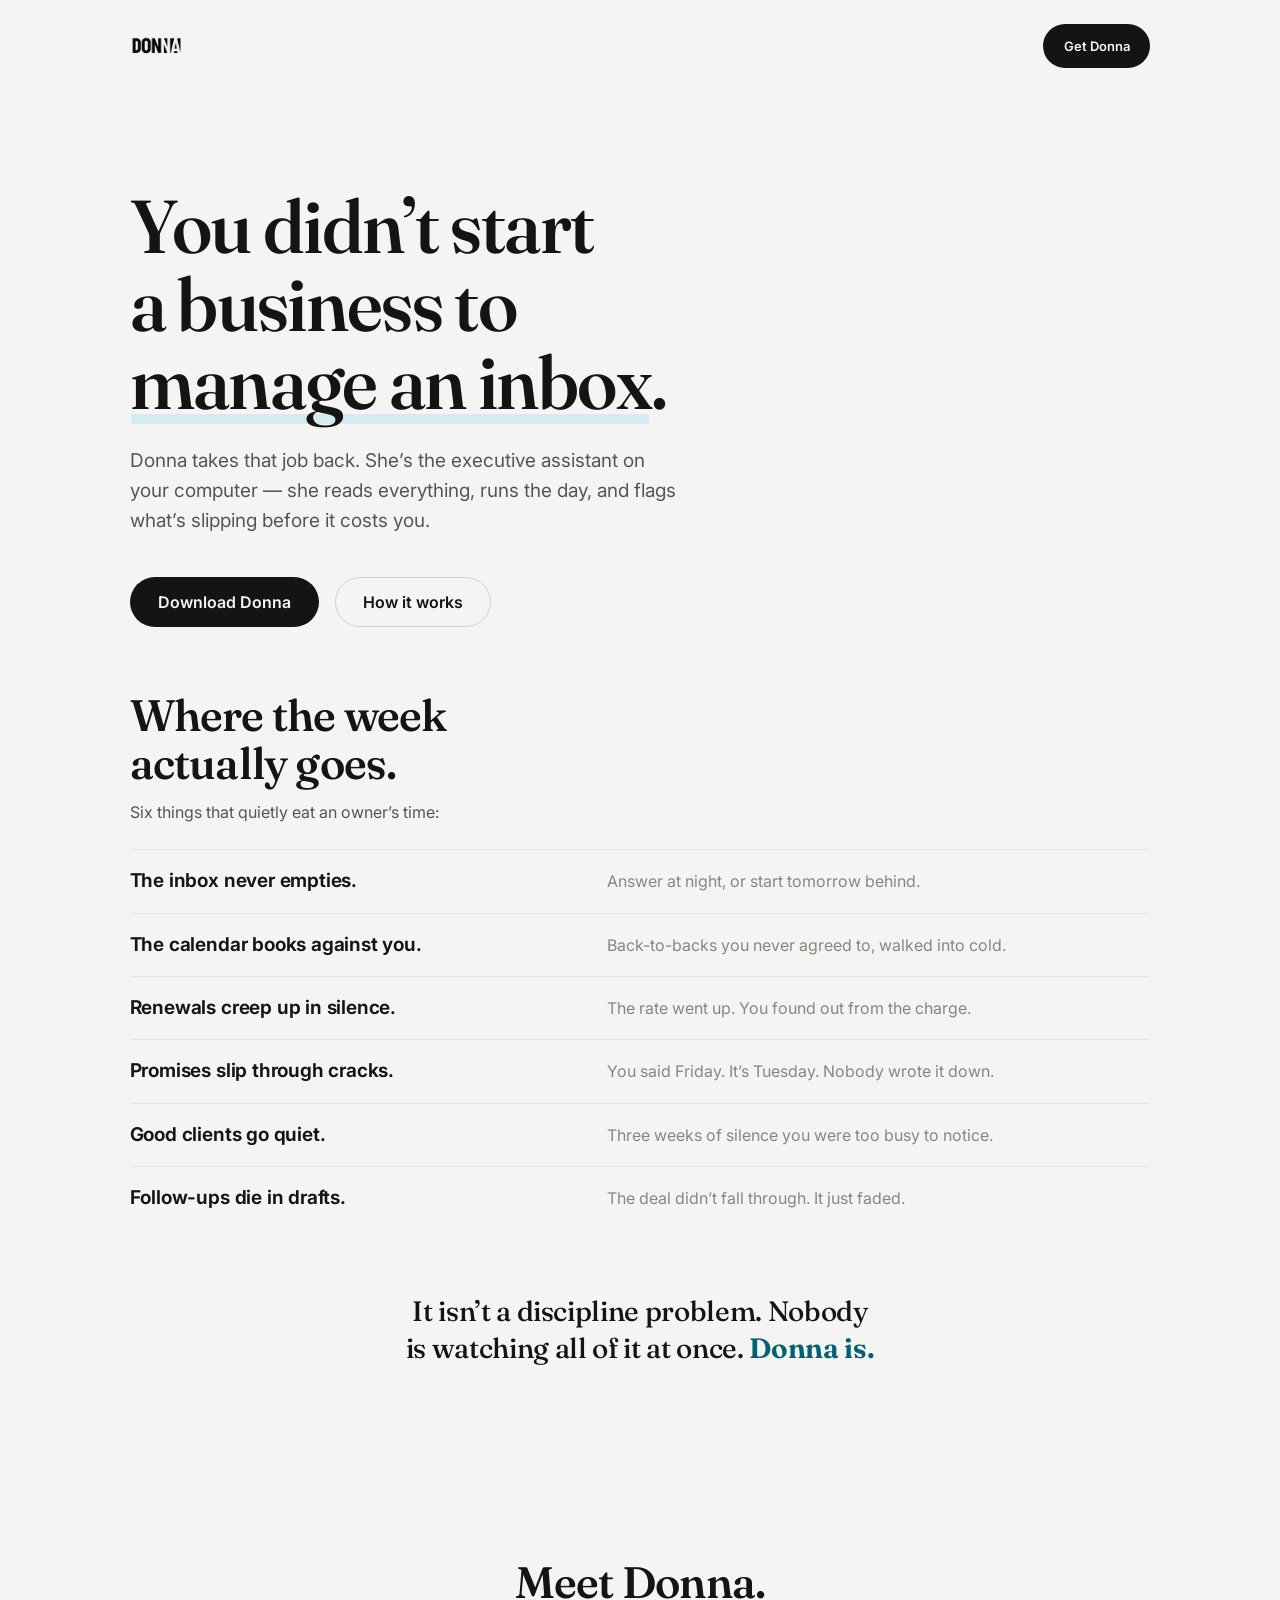
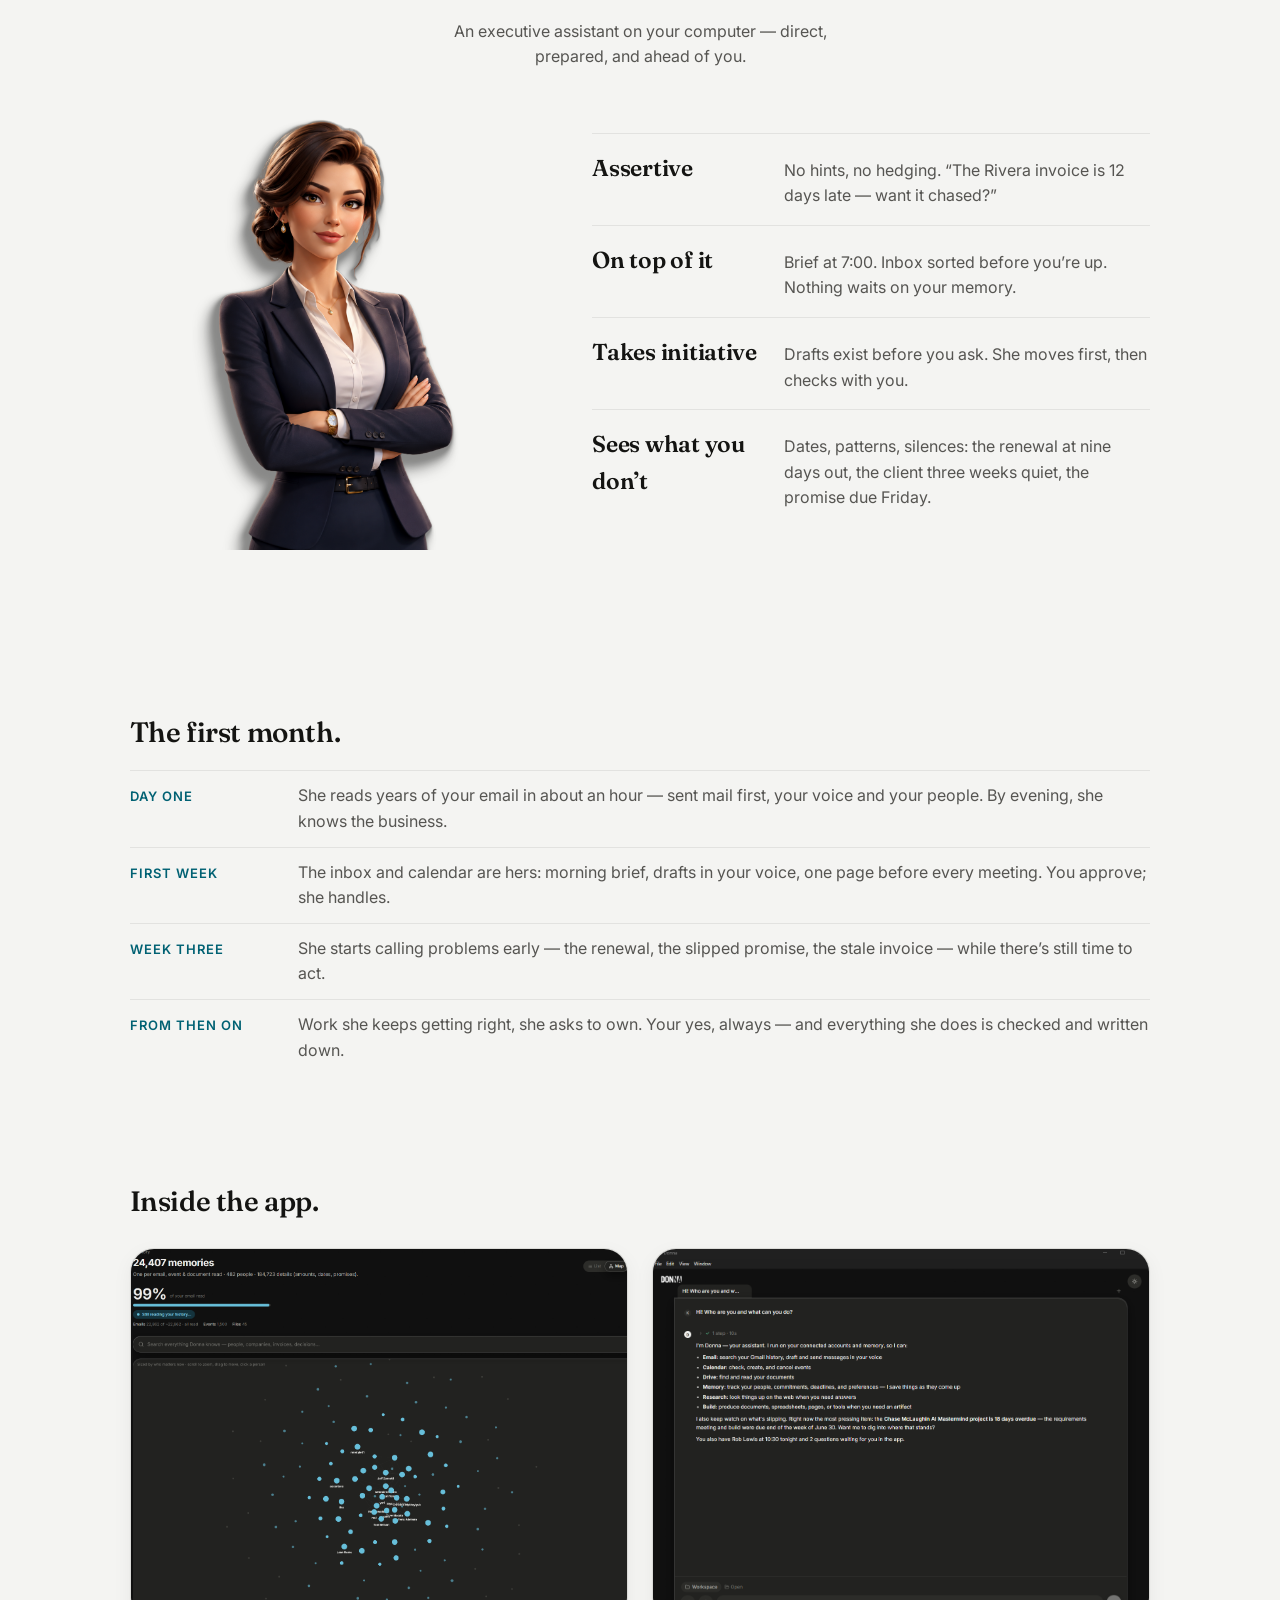
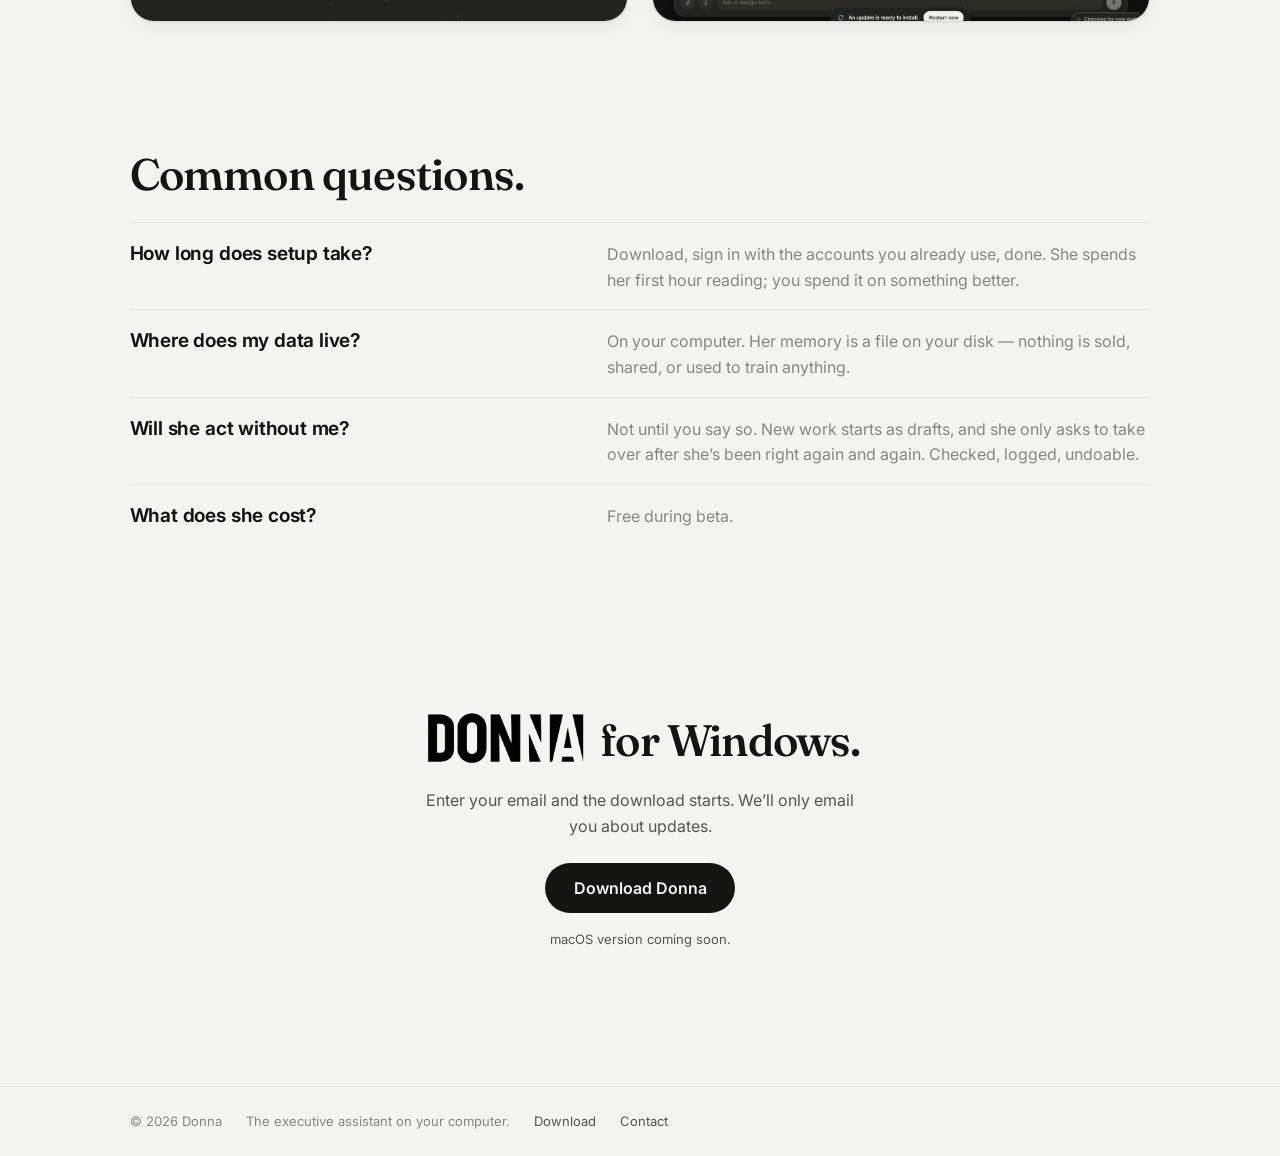
<file: index.html>
<!doctype html>
<html lang="en">
<head>
  <meta charset="UTF-8" />
  <meta name="viewport" content="width=device-width, initial-scale=1, viewport-fit=cover" />
  <title>Donna — the executive assistant on your computer</title>
  <meta name="description" content="Donna reads your email, runs your day, and flags what’s slipping before it costs you. An executive assistant on your computer, built for business owners." />
  <link rel="icon" type="image/png" href="favicon-96x96.png" sizes="96x96" />
  <link rel="icon" type="image/svg+xml" href="favicon.svg" />
  <link rel="shortcut icon" href="favicon.ico" />
  <link rel="apple-touch-icon" sizes="180x180" href="apple-touch-icon.png" />
  <link rel="manifest" href="site.webmanifest" />
  <link rel="preconnect" href="https://fonts.googleapis.com" />
  <link rel="preconnect" href="https://fonts.gstatic.com" crossorigin />
  <link href="https://fonts.googleapis.com/css2?family=Fraunces:opsz,wght@9..144,480..650&family=Inter:wght@400;550;600;700&display=swap" rel="stylesheet" />
  <link rel="stylesheet" href="styles.css" />
</head>
<body>

  <a class="skip-link" href="#main">Skip to content</a>

  <header class="nav">
    <a class="brand" href="#top">
      <img src="assets/donna-logo.png" alt="Donna" width="53" height="20" />
    </a>
    <a class="btn btn-primary" href="#access" data-open-modal>Get Donna</a>
  </header>

  <main id="main" class="wrap">

    <!-- ── Hero · direct address ────────────────────────────────────────── -->
    <section class="hero" id="top">
      <div class="hero-solo">
        <h1 class="rise" style="--i:0">You didn’t start a business to <span class="under">manage an inbox</span>.</h1>
        <p class="hero-sub rise" style="--i:1">
          Donna takes that job back. She’s the executive assistant on your
          computer — she reads everything, runs the day, and flags what’s
          slipping before it costs you.
        </p>
        <div class="hero-cta rise" style="--i:2">
          <button class="btn btn-primary btn-lg" type="button" data-open-modal>Download Donna</button>
          <a class="btn btn-ghost btn-lg" href="#problem">How it works</a>
        </div>
      </div>
    </section>

    <!-- ── The problem, in full ─────────────────────────────────────────── -->
    <section class="litany" id="problem">
      <div class="litany-head io-reveal">
        <h2>Where the week actually goes.</h2>
        <p>Six things that quietly eat an owner’s time:</p>
      </div>
      <div class="litany-row io-reveal">
        <h3>The inbox never empties.</h3>
        <p>Answer at night, or start tomorrow behind.</p>
      </div>
      <div class="litany-row io-reveal">
        <h3>The calendar books against you.</h3>
        <p>Back-to-backs you never agreed to, walked into cold.</p>
      </div>
      <div class="litany-row io-reveal">
        <h3>Renewals creep up in silence.</h3>
        <p>The rate went up. You found out from the charge.</p>
      </div>
      <div class="litany-row io-reveal">
        <h3>Promises slip through cracks.</h3>
        <p>You said Friday. It’s Tuesday. Nobody wrote it down.</p>
      </div>
      <div class="litany-row io-reveal">
        <h3>Good clients go quiet.</h3>
        <p>Three weeks of silence you were too busy to notice.</p>
      </div>
      <div class="litany-row io-reveal">
        <h3>Follow-ups die in drafts.</h3>
        <p>The deal didn’t fall through. It just faded.</p>
      </div>
      <div class="turn io-reveal">
        <p>
          It isn’t a discipline problem. Nobody is watching all of it at once.
          <strong>Donna is.</strong>
        </p>
      </div>
    </section>

    <!-- ── Meet Donna · the mechanism is her character ──────────────────── -->
    <section class="persona" id="donna">
      <div class="persona-head io-reveal">
        <h2>Meet Donna.</h2>
        <p>An executive assistant on your computer — direct, prepared, and ahead of you.</p>
      </div>
      <div class="persona-grid">
        <div class="persona-art io-reveal" aria-hidden="true">
          <img src="assets/donna.png" alt="" width="1122" height="1402" loading="lazy" />
        </div>
        <dl class="traits io-reveal">
          <div class="trait">
            <dt>Assertive</dt>
            <dd>No hints, no hedging. “The Rivera invoice is 12 days late — want it chased?”</dd>
          </div>
          <div class="trait">
            <dt>On top of it</dt>
            <dd>Brief at 7:00. Inbox sorted before you’re up. Nothing waits on your memory.</dd>
          </div>
          <div class="trait">
            <dt>Takes initiative</dt>
            <dd>Drafts exist before you ask. She moves first, then checks with you.</dd>
          </div>
          <div class="trait">
            <dt>Sees what you don’t</dt>
            <dd>Dates, patterns, silences: the renewal at nine days out, the client three weeks quiet, the promise due Friday.</dd>
          </div>
        </dl>
      </div>
    </section>

    <!-- ── The first month ──────────────────────────────────────────────── -->
    <section class="month">
      <div class="month-head io-reveal">
        <h2>The first month.</h2>
      </div>
      <div class="month-row io-reveal">
        <span class="stage-when">Day one</span>
        <p>She reads years of your email in about an hour — sent mail first, your voice and your people. By evening, she knows the business.</p>
      </div>
      <div class="month-row io-reveal">
        <span class="stage-when">First week</span>
        <p>The inbox and calendar are hers: morning brief, drafts in your voice, one page before every meeting. You approve; she handles.</p>
      </div>
      <div class="month-row io-reveal">
        <span class="stage-when">Week three</span>
        <p>She starts calling problems early — the renewal, the slipped promise, the stale invoice — while there’s still time to act.</p>
      </div>
      <div class="month-row io-reveal">
        <span class="stage-when">From then on</span>
        <p>Work she keeps getting right, she asks to own. Your yes, always — and everything she does is checked and written down.</p>
      </div>
    </section>

    <!-- ── Proof: the product itself ────────────────────────────────────── -->
    <section class="proofband">
      <div class="proofband-head io-reveal">
        <h2>Inside the app.</h2>
      </div>
      <div class="proofband-grid">
        <figure class="shot media-well media-frame io-reveal" data-screenshot="memory">
          <img src="assets/ss2.png" alt="Donna’s Memory tab: 24,407 memories, 99% of email read, and a map of the people in the business" width="1561" height="1132" loading="lazy" />
        </figure>
        <figure class="shot media-well media-frame io-reveal" data-screenshot="catch">
          <img src="assets/ss.png" alt="A chat where Donna flags a project running 18 days overdue and offers to dig in" width="1271" height="1066" loading="lazy" />
        </figure>
      </div>
    </section>

    <!-- ── Objections ───────────────────────────────────────────────────── -->
    <section class="litany" id="faq">
      <div class="litany-head io-reveal">
        <h2>Common questions.</h2>
      </div>
      <div class="litany-row io-reveal">
        <h3>How long does setup take?</h3>
        <p>Download, sign in with the accounts you already use, done. She spends her first hour reading; you spend it on something better.</p>
      </div>
      <div class="litany-row io-reveal">
        <h3>Where does my data live?</h3>
        <p>On your computer. Her memory is a file on your disk — nothing is sold, shared, or used to train anything.</p>
      </div>
      <div class="litany-row io-reveal">
        <h3>Will she act without me?</h3>
        <p>Not until you say so. New work starts as drafts, and she only asks to take over after she’s been right again and again. Checked, logged, undoable.</p>
      </div>
      <div class="litany-row io-reveal">
        <h3>What does she cost?</h3>
        <p>Free during beta.</p>
      </div>
    </section>

    <!-- ── Final CTA ────────────────────────────────────────────────────── -->
    <section class="access" id="access">
      <div class="access-inner io-reveal">
        <h2><img class="inline-logo" src="assets/donna-logo.png" alt="Donna" width="212" height="80" /> for Windows.</h2>
        <p>
          Enter your email and the download starts. We’ll only email you about
          updates.
        </p>
        <div class="hero-cta">
          <button class="btn btn-primary btn-lg" type="button" data-open-modal>Download Donna</button>
        </div>
        <p class="hero-fine">macOS version coming soon.</p>
      </div>
    </section>

  </main>

  <footer class="footer">
    <p class="footer-line">
      <span>© 2026 Donna</span>
      <span>The executive assistant on your computer.</span>
      <a href="#access" data-open-modal>Download</a>
      <a href="mailto:kai@realmenrealstyle.com">Contact</a>
    </p>
  </footer>

  <dialog id="get-modal" aria-labelledby="get-modal-title">
    <form method="POST" action="https://formspree.io/f/xzdnvazb" class="get-form">
      <p class="hp" aria-hidden="true"><label>Don’t fill this in: <input name="_gotcha" tabindex="-1" autocomplete="off" /></label></p>
      <h3 id="get-modal-title">Get Donna on your computer.</h3>
      <label class="get-label" for="get-email">Email address</label>
      <input class="get-input" id="get-email" name="email" type="email" required autocomplete="email" placeholder="you@yourbusiness.com" />
      <div class="get-row">
        <button class="btn btn-primary" type="submit" data-submit>Continue</button>
        <button class="btn btn-ghost" type="button" data-close-modal>Not now</button>
      </div>
    </form>
    <div class="get-done" hidden>
      <h3>You’re set.</h3>
      <p>Run the installer — she takes it from there.</p>
      <div class="get-row">
        <a class="btn btn-primary" href="https://github.com/hegdermrs/chief-releases/releases/latest/download/Donna-Setup.exe" download>Download for Windows</a>
        <button class="btn btn-ghost" type="button" data-close-modal>Close</button>
      </div>
      <p class="hero-fine">macOS version coming soon.</p>
    </div>
  </dialog>

  <script>
    (() => {
      // One-shot section reveals.
      const io = new IntersectionObserver((entries) => {
        for (const e of entries) {
          if (!e.isIntersecting) continue;
          e.target.classList.add('is-in');
          io.unobserve(e.target);
        }
      }, { threshold: 0.18 });
      document.querySelectorAll('.io-reveal').forEach(el => io.observe(el));

      // Email-gated download. The form posts to Formspree; the download
      // reveals once the address is in. Capture is best-effort — a network
      // hiccup never blocks the download itself.
      const modal = document.getElementById('get-modal');
      const form = modal.querySelector('.get-form');
      const doneView = modal.querySelector('.get-done');
      const alreadyIn = () => { try { return localStorage.getItem('donna_email_done') === '1'; } catch { return false; } };
      const showDone = () => {
        form.hidden = true;
        doneView.hidden = false;
        // Swallow stale or double clicks landing on the freshly swapped-in
        // buttons (a double-click on "Continue" would otherwise hit "Close").
        modal.style.pointerEvents = 'none';
        setTimeout(() => { modal.style.pointerEvents = ''; }, 400);
      };
      document.querySelectorAll('[data-open-modal]').forEach(el => {
        el.addEventListener('click', (e) => {
          e.preventDefault();
          if (alreadyIn()) {
            showDone();
          } else {
            form.hidden = false;
            doneView.hidden = true;
          }
          modal.showModal();
          if (!form.hidden) modal.querySelector('#get-email').focus();
        });
      });
      modal.querySelectorAll('[data-close-modal]').forEach(el => el.addEventListener('click', () => modal.close()));
      modal.addEventListener('click', (e) => { if (e.target === modal) modal.close(); });
      form.addEventListener('submit', async (e) => {
        e.preventDefault();
        const btn = form.querySelector('[data-submit]');
        btn.dataset.state = 'loading';
        btn.textContent = 'One moment…';
        const endpoint = form.getAttribute('action');
        try {
          await fetch(endpoint, { method: 'POST', headers: { Accept: 'application/json' }, body: new FormData(form) });
        } catch { /* capture is best-effort — never blocks the download */ }
        btn.removeAttribute('data-state');
        btn.textContent = 'Continue';
        try { localStorage.setItem('donna_email_done', '1'); } catch { /* private mode */ }
        showDone();
      });
    })();
  </script>

</body>
</html>
</file>
<file: styles.css>
/* Hallmark · genre: modern-minimal · macrostructure: Narrative Workflow · theme: custom (brand-locked)
 * vibe: soft-premium executive calm · paper oklch(96.6% 0.003 106) · accent oklch(51.5% 0.088 215) teal
 * fonts: Fraunces display + Inter body (Inter = the product's own face, kept by mandate)
 * nav: N9 edge-aligned · footer: Ft2 inline single line · enrichment: Tier-A CSS app-card recreations
 * F4 step knobs: numbering=time-labels (Day one…), layout=vertical, connector=drawing line
 * axes: light paper / high-contrast-serif display / cool accent
 * Hallmark · pre-emit critique: P5 H4 E4 S5 R5 V4
 */
@import url('tokens.css');

/* ── Base ─────────────────────────────────────────────────────────────── */
html { overflow-x: clip; scroll-behavior: smooth; }
body {
  overflow-x: clip;
  margin: 0;
  background: var(--color-paper);
  color: var(--color-ink);
  font-family: var(--font-body);
  font-size: var(--text-base);
  line-height: 1.6;
  -webkit-font-smoothing: antialiased;
  text-rendering: optimizeLegibility;
}
*, *::before, *::after { box-sizing: border-box; }
img { max-width: 100%; height: auto; display: block; }
h1, h2, h3, h4 { font-style: normal; overflow-wrap: anywhere; min-width: 0; margin: 0; text-wrap: balance; }
p { margin: 0; }
a { color: inherit; }
:focus-visible { outline: 2px solid var(--color-focus); outline-offset: 3px; border-radius: 4px; }

.skip-link {
  position: absolute; left: -999px; top: var(--space-xs);
  background: var(--color-surface); padding: var(--space-xs) var(--space-md);
  border-radius: var(--radius-chip); z-index: var(--z-sticky);
}
.skip-link:focus { left: var(--space-xs); }

.visually-hidden {
  position: absolute; width: 1px; height: 1px;
  margin: -1px; padding: 0; overflow: hidden;
  clip-path: inset(50%); white-space: nowrap; border: 0;
}

.wrap { max-width: var(--page-max); margin-inline: auto; padding-inline: var(--page-gutter); }

/* ── Nav · N9 edge-aligned ────────────────────────────────────────────── */
.nav {
  display: flex; justify-content: space-between; align-items: center;
  padding: var(--space-lg) var(--page-gutter);
  max-width: var(--page-max); margin-inline: auto;
}
.brand { display: inline-flex; align-items: center; text-decoration: none; }
/* The wordmark art is light-on-transparent — invert to ink on light paper. */
.brand img { height: 20px; width: auto; filter: invert(1); }
@media (prefers-color-scheme: dark) {
  .brand img, .inline-logo { filter: none; }
}

/* ── Buttons — full 8-state discipline ────────────────────────────────── */
.btn {
  display: inline-flex; align-items: center; justify-content: center; gap: var(--space-xs);
  font: 600 var(--text-sm)/1 var(--font-body);
  padding: 0.86em 1.5em; min-height: 44px;
  border-radius: var(--radius-control);
  border: 1px solid transparent;
  cursor: pointer; text-decoration: none; white-space: nowrap;
  transition: background-color var(--dur-short) var(--ease-out),
              color var(--dur-short) var(--ease-out),
              transform 100ms var(--ease-out),
              box-shadow var(--dur-short) var(--ease-out);
}
.btn-primary { background: var(--color-ink); color: var(--color-paper); }
.btn-primary:hover, .btn-primary.is-hover { transform: translateY(-1.5px); box-shadow: var(--shadow-lift); }
.btn-primary:active, .btn-primary.is-active { transform: translateY(0); box-shadow: none; }
.btn-ghost { background: transparent; color: var(--color-ink); border-color: var(--color-line-2); }
.btn-ghost:hover, .btn-ghost.is-hover { background: var(--color-surface); }
.btn[disabled], .btn.is-disabled { opacity: 0.45; pointer-events: none; }
.btn[data-state='loading'] { opacity: 0.7; pointer-events: none; }
.btn[data-state='error'] { border-color: oklch(55% 0.16 25); color: oklch(45% 0.16 25); background: transparent; }
.btn[data-state='success'] { background: var(--color-good-soft); color: var(--color-good); }
.btn-lg { font-size: var(--text-base); padding: 1em 1.7em; }

/* ── Hero — copy left, Donna standing on the section rule ─────────────── */
.hero { padding-top: var(--space-3xl); }
.hero-grid {
  display: grid; grid-template-columns: minmax(0, 6fr) minmax(0, 6fr);
  gap: var(--space-xl); align-items: end;
}
/* Donna stands on the left; the copy reads on the right. */
.hero-art { order: 1; display: flex; justify-content: center; align-items: flex-end; }
.hero-copy { order: 2; padding-bottom: var(--space-2xl); }
.hero-art img { width: min(100%, 34.3rem); height: auto; animation: breathe 7s var(--ease-in-out) 1.2s infinite; }
/* One quiet ambient loop, hero only — she reads as present, not parked. */
@keyframes breathe {
  0%, 100% { transform: translateY(0); }
  50% { transform: translateY(-7px); }
}
.hero h1 {
  font-family: var(--font-display);
  font-weight: 560;
  font-size: var(--text-display);
  line-height: 1.04;
  letter-spacing: -0.022em;
  max-width: 13ch;
}
.hero h1 .under {
  position: relative; white-space: nowrap;
}
.hero h1 .under::after {
  content: ''; position: absolute; left: 0.02em; right: 0.02em; bottom: 0.04em;
  height: 0.14em; background: var(--color-accent-soft);
  z-index: -1; border-radius: 2px;
  transform: scaleX(0); transform-origin: left center;
  animation: sweep 640ms var(--ease-out) 760ms forwards;
}
@keyframes sweep { to { transform: scaleX(1); } }
.hero-sub {
  margin-top: var(--space-lg);
  font-size: var(--text-md);
  line-height: 1.6;
  color: var(--color-ink-2);
  max-width: 46ch;
}
.hero-cta { display: flex; flex-wrap: wrap; align-items: center; gap: var(--space-md); margin-top: var(--space-xl); }
.hero-fine { margin-top: var(--space-md); font-size: var(--text-sm); color: var(--color-ink-3); }

/* One orchestrated entrance — hero only. */
.rise { opacity: 0; transform: translateY(10px); animation: rise var(--dur-long) var(--ease-out) forwards; animation-delay: calc(var(--i, 0) * 90ms); }
@keyframes rise { to { opacity: 1; transform: none; } }

/* ── Problem-first architectures (v-pages) ────────────────────────────── */
.hero-solo { max-width: 56ch; }
.hero-solo h1 { max-width: 16ch; }

.litany { padding: var(--space-2xl) 0 var(--space-3xl); }
.litany-head { max-width: 44ch; margin-bottom: var(--space-lg); }
.litany-head h2 { font-family: var(--font-display); font-weight: 560; font-size: var(--text-display-s); line-height: 1.1; letter-spacing: -0.018em; }
.litany-head p { margin-top: var(--space-sm); color: var(--color-ink-2); }
.litany-row {
  display: grid; grid-template-columns: minmax(0, 5fr) minmax(0, 6fr);
  gap: var(--space-lg); padding: var(--space-md) 0;
  border-top: var(--rule-hair); align-items: baseline;
}
.litany-row h3 { font-size: var(--text-md); font-weight: 650; letter-spacing: -0.01em; }
.litany-row p { color: var(--color-ink-3); }
.turn { margin-top: var(--space-2xl); text-align: center; }
.turn p {
  font-family: var(--font-display); font-weight: 480;
  font-size: var(--text-xl); line-height: 1.3; letter-spacing: -0.012em;
  max-width: 30ch; margin-inline: auto; text-wrap: balance;
}
.turn strong { font-weight: 640; color: var(--color-accent-ink); }

.persona { padding: var(--space-3xl) 0; }
.persona-head { text-align: center; margin-bottom: var(--space-xl); }
.persona-head h2 { font-family: var(--font-display); font-weight: 560; font-size: var(--text-display-s); line-height: 1.1; letter-spacing: -0.018em; }
.persona-head p { margin-top: var(--space-sm); color: var(--color-ink-2); max-width: 44ch; margin-inline: auto; }
.persona-grid { display: grid; grid-template-columns: minmax(0, 5fr) minmax(0, 7fr); gap: var(--space-2xl); align-items: center; }
.persona-art { display: flex; justify-content: center; }
.persona-art img { width: min(100%, 22rem); height: auto; }
.traits { margin: 0; }
.trait { display: grid; grid-template-columns: 10.5rem minmax(0, 1fr); gap: var(--space-lg); padding: var(--space-md) 0; border-top: var(--rule-hair); align-items: baseline; }
.trait dt { font-family: var(--font-display); font-weight: 600; font-size: var(--text-lg); letter-spacing: -0.012em; }
.trait dd { margin: 0; color: var(--color-ink-2); }

.month { padding: var(--space-2xl) 0 var(--space-xl); }
.month-head { margin-bottom: var(--space-md); }
.month-head h2 { font-family: var(--font-display); font-weight: 560; font-size: var(--text-xl); letter-spacing: -0.014em; }
.month-row { display: grid; grid-template-columns: 9rem minmax(0, 1fr); gap: var(--space-lg); padding: var(--space-sm) 0; border-top: var(--rule-hair); align-items: baseline; }
.month-row .stage-when { margin: 0; }
.month-row p { color: var(--color-ink-2); }

.proofband { padding: var(--space-2xl) 0; }
.proofband-head { margin-bottom: var(--space-lg); }
.proofband-head h2 { font-family: var(--font-display); font-weight: 560; font-size: var(--text-xl); letter-spacing: -0.014em; }
.proofband-grid { display: grid; grid-template-columns: minmax(0, 1fr) minmax(0, 1fr); gap: var(--space-lg); }

.ba { padding: var(--space-2xl) 0 var(--space-3xl); }
.ba-head { max-width: 44ch; margin-bottom: var(--space-xl); }
.ba-head h2 { font-family: var(--font-display); font-weight: 560; font-size: var(--text-display-s); line-height: 1.1; letter-spacing: -0.018em; }
.ba-grid { display: grid; grid-template-columns: minmax(0, 1fr) minmax(0, 1fr); gap: var(--space-lg); align-items: start; }
.ba-col { border-radius: var(--radius-card); padding: var(--space-lg); }
.ba-col--now { background: var(--color-surface-2); }
.ba-col--donna { background: var(--color-surface); box-shadow: var(--shadow-card); }
.ba-col h3 { font-family: var(--font-display); font-weight: 600; font-size: var(--text-lg); letter-spacing: -0.012em; margin-bottom: var(--space-sm); }
.ba-row { display: grid; grid-template-columns: 3.6rem minmax(0, 1fr); gap: var(--space-md); padding: var(--space-sm) 0; border-top: var(--rule-hair); align-items: baseline; }
.ba-time { font-weight: 700; font-variant-numeric: tabular-nums; color: var(--color-ink-3); font-size: var(--text-sm); }
.ba-row p { color: var(--color-ink-2); font-size: 0.9375rem; }
.ba-col--donna .ba-row p { color: var(--color-ink); }

.letter { max-width: 62ch; margin-inline: auto; padding: var(--space-xl) 0 var(--space-2xl); }
.letter p { font-size: var(--text-md); line-height: 1.7; color: var(--color-ink-2); }
.letter p + p { margin-top: var(--space-lg); }
.letter p strong { color: var(--color-ink); font-weight: 650; }
.letter h2 { font-family: var(--font-display); font-weight: 560; font-size: var(--text-xl); letter-spacing: -0.014em; margin: var(--space-2xl) 0 var(--space-md); }
.letter figure { margin: var(--space-xl) 0; }
.letter .traits { margin-top: var(--space-md); }
.letter .persona-art { float: none; margin: var(--space-xl) auto; }

@media (max-width: 60rem) {
  .litany-row, .month-row { grid-template-columns: minmax(0, 1fr); gap: var(--space-2xs); }
  .persona-grid { grid-template-columns: minmax(0, 1fr); gap: var(--space-xl); }
  .trait { grid-template-columns: minmax(0, 1fr); gap: var(--space-2xs); }
  .ba-grid, .proofband-grid { grid-template-columns: minmax(0, 1fr); }
}

/* ── The fires — prose interlude ──────────────────────────────────────── */
.fires { padding: var(--space-2xl) 0; border-top: var(--rule-hair); text-align: center; }
.fires p {
  font-family: var(--font-display); font-weight: 480;
  font-size: var(--text-2xl); line-height: 1.32; letter-spacing: -0.014em;
  max-width: 28ch;
  margin-inline: auto;
  text-wrap: balance;
}
.fires p strong { font-weight: 640; color: var(--color-accent-ink); }

/* ── Stages · F4 sequence with drawing rule ───────────────────────────── */
.stages { padding: var(--space-lg) 0 var(--space-2xl); border-top: var(--rule-hair); }
.stages-head { margin: var(--space-xl) 0 var(--space-md); text-align: center; }
.stages-head h2 { font-family: var(--font-display); font-weight: 560; font-size: var(--text-display-s); line-height: 1.1; letter-spacing: -0.018em; }
.stages-head p { margin-top: var(--space-sm); color: var(--color-ink-2); }

.stage {
  display: grid; grid-template-columns: minmax(0, 1fr) minmax(0, 1fr);
  gap: var(--space-2xl); align-items: center;
  padding-block: var(--space-xl);
  position: relative;
}
.stage + .stage { border-top: var(--rule-hair); }
.stage:nth-child(even) .stage-copy { order: 2; }
.stage:nth-child(even) .stage-visual { order: 1; }

.stage-when {
  display: block;
  font-size: var(--text-sm); font-weight: 600; letter-spacing: 0.08em; text-transform: uppercase;
  color: var(--color-accent-ink);
  margin-bottom: var(--space-sm);
}
.stage h3 { font-family: var(--font-display); font-weight: 560; font-size: var(--text-xl); line-height: 1.16; letter-spacing: -0.014em; }
.stage-copy p { margin-top: var(--space-md); color: var(--color-ink-2); max-width: 44ch; }

/* One-shot reveal per stage; the vertical rule draws alongside. */
.io-reveal { opacity: 0; transform: translateY(12px); }
.io-reveal.is-in { opacity: 1; transform: none; transition: opacity var(--dur-long) var(--ease-out), transform var(--dur-long) var(--ease-out); }
/* Copy lands first, its visual follows a beat later. */
.stage-visual.io-reveal.is-in { transition-delay: 140ms; }

/* ── App-card recreations (swap slots for real screenshots) ───────────── */
.shot { margin: 0; }

/* Every stage visual shares one footprint: a 4:3 media well. Screenshots
   fill it (cropped to their meaningful top region); interim CSS cards
   center on a tonal panel of the same size. Equal mass, steady rhythm. */
.media-well {
  aspect-ratio: 4 / 3;
  width: 100%;
  border-radius: var(--radius-card);
  overflow: hidden;
}
.media-frame {
  border: var(--rule-hair);
  box-shadow: var(--shadow-card);
  background: var(--color-surface-2);
  transition: transform var(--dur-short) var(--ease-out), box-shadow var(--dur-short) var(--ease-out);
}
@media (hover: hover) and (pointer: fine) {
  .media-frame:hover { transform: translateY(-4px); box-shadow: var(--shadow-lift); }
}
.media-frame img {
  width: 100%;
  height: 100%;
  object-fit: cover;
  object-position: left top; /* the meaningful UI lives top-left; crop right/bottom */
}
.media-panel {
  background: var(--color-surface-2);
  display: grid;
  place-items: center;
  padding: var(--space-lg);
}
.card {
  background: var(--color-surface);
  border-radius: var(--radius-card);
  box-shadow: var(--shadow-card);
  padding: var(--space-lg);
  max-width: 23rem;
  width: 100%;
}
.card-kicker { font-size: 11px; font-weight: 700; letter-spacing: 0.1em; text-transform: uppercase; color: var(--color-ink-3); }
.card-title { font-weight: 650; font-size: var(--text-md); letter-spacing: -0.01em; margin-top: var(--space-2xs); }
.card-body { font-size: var(--text-sm); color: var(--color-ink-2); line-height: 1.55; margin-top: var(--space-xs); }
.card-row { display: flex; gap: var(--space-xs); margin-top: var(--space-md); flex-wrap: wrap; }
.chip {
  display: inline-flex; align-items: center; gap: 0.4em;
  font-size: 12.5px; font-weight: 600;
  padding: 0.5em 0.95em; border-radius: var(--radius-control);
  min-height: 32px;
}
.chip-solid { background: var(--color-ink); color: var(--color-paper); }
.chip-ghost { border: 1px solid var(--color-line-2); color: var(--color-ink-2); }
.chip-soft { background: var(--color-accent-soft); color: var(--color-accent-ink); }
.chip-good { background: var(--color-good-soft); color: var(--color-good); }

.count {
  font-variant-numeric: tabular-nums;
  font-weight: 700; font-size: var(--text-2xl); letter-spacing: -0.02em;
  line-height: 1.1;
}
.count-sub { font-size: var(--text-sm); color: var(--color-ink-3); margin-top: var(--space-2xs); }
.meter { height: 8px; border-radius: 999px; background: var(--color-surface-2); overflow: hidden; margin-top: var(--space-md); }
.meter > span { display: block; height: 100%; width: 0%; border-radius: inherit; background: var(--color-accent); transition: width 1.4s var(--ease-out); }

.memory-rows { display: grid; gap: var(--space-xs); margin-top: var(--space-md); }
.memory-row { display: flex; gap: var(--space-xs); align-items: baseline; font-size: var(--text-sm); color: var(--color-ink-2); }
.memory-tag { flex: none; font-size: 11px; font-weight: 700; letter-spacing: 0.06em; text-transform: uppercase; color: var(--color-accent-ink); background: var(--color-accent-soft); border-radius: 6px; padding: 1px 7px; }

.ico { flex: none; width: 15px; height: 15px; stroke: currentColor; stroke-width: 2; fill: none; stroke-linecap: round; stroke-linejoin: round; }

/* ── Different — two columns ──────────────────────────────────────────── */
.different { padding: var(--space-3xl) 0; border-top: var(--rule-hair); }
.different-grid { display: grid; grid-template-columns: minmax(0, 1fr) minmax(0, 1fr); gap: var(--space-2xl); }
.different h2 { font-family: var(--font-display); font-weight: 560; font-size: var(--text-lg); letter-spacing: -0.014em; line-height: 1.2; }
.different p { margin-top: var(--space-sm); color: var(--color-ink-2); max-width: 42ch; }

/* ── Comparison · F3 spec sheet ───────────────────────────────────────── */
.compare { padding: var(--space-2xl) 0; }
.compare-head { max-width: 42ch; margin-bottom: var(--space-xl); }
.compare-head h2 { font-family: var(--font-display); font-weight: 560; font-size: var(--text-display-s); line-height: 1.12; letter-spacing: -0.018em; }
.compare-head p { margin-top: var(--space-sm); color: var(--color-ink-2); }
.compare-scroll { overflow-x: auto; }
.compare table { width: 100%; border-collapse: collapse; min-width: 34rem; table-layout: fixed; }
.compare th, .compare td { text-align: left; padding: var(--space-md) var(--space-md); vertical-align: top; font-size: 0.9375rem; line-height: 1.5; overflow-wrap: anywhere; }
.compare thead th { font-size: var(--text-sm); font-weight: 700; color: var(--color-ink-3); letter-spacing: 0.02em; padding-top: 0; white-space: nowrap; }
.compare tbody th { font-weight: 600; color: var(--color-ink-2); }
.compare tbody tr { border-top: var(--rule-hair); }
.compare .donna-col { background: var(--color-surface); font-weight: 550; }
.compare thead .donna-col { color: var(--color-ink); border-radius: var(--radius-chip) var(--radius-chip) 0 0; }
.compare tbody tr:last-child .donna-col { border-radius: 0 0 var(--radius-chip) var(--radius-chip); }
.compare-after { margin-top: var(--space-lg); color: var(--color-ink-2); max-width: 52ch; }

/* ── Request access ───────────────────────────────────────────────────── */
.access { padding: var(--space-2xl) 0 var(--space-4xl); text-align: center; }
.access-inner { margin-inline: auto; }
.access h2 { font-family: var(--font-display); font-weight: 560; font-size: var(--text-display-s); line-height: 1.1; letter-spacing: -0.018em; }
.access p { margin-top: var(--space-md); color: var(--color-ink-2); max-width: 44ch; margin-inline: auto; }
.access .hero-cta { margin-top: var(--space-lg); justify-content: center; }
.nowrap { white-space: nowrap; }
/* The wordmark set inside the display heading. */
.inline-logo { height: 1.48em; width: auto; display: inline-block; vertical-align: -0.36em; filter: invert(1); }
@media (prefers-color-scheme: dark) {
  .inline-logo { filter: none; }
}

/* ── Get-Donna modal ──────────────────────────────────────────────────── */
#get-modal {
  border: 0; border-radius: var(--radius-card);
  background: var(--color-surface); color: var(--color-ink);
  box-shadow: var(--shadow-lift);
  padding: var(--space-xl);
  width: min(92vw, 26rem);
  text-align: left;
}
#get-modal::backdrop { background: oklch(19% 0.004 96 / 0.45); }
#get-modal[open] { animation: modal-in var(--dur-long) var(--ease-out); }
@keyframes modal-in { from { opacity: 0; transform: scale(0.96); } }
#get-modal h3 { font-family: var(--font-display); font-weight: 560; font-size: var(--text-lg); letter-spacing: -0.012em; }
.get-label { display: block; margin-top: var(--space-lg); font-size: var(--text-sm); font-weight: 600; color: var(--color-ink-2); }
.get-input {
  margin-top: var(--space-xs); width: 100%; min-height: 46px;
  padding: 0 var(--space-md);
  border-radius: 14px; border: 1px solid var(--color-line-2);
  background: var(--color-paper); color: var(--color-ink);
  font: 400 var(--text-base)/1.4 var(--font-body);
  transition: border-color var(--dur-short) var(--ease-out);
}
.get-input:focus-visible { outline: 2px solid var(--color-focus); outline-offset: 2px; border-color: var(--color-accent); }
.get-row { display: flex; gap: var(--space-sm); margin-top: var(--space-lg); flex-wrap: wrap; }
.get-done p { margin-top: var(--space-sm); color: var(--color-ink-2); }
.hp { position: absolute; left: -9999px; }
@media (prefers-reduced-motion: reduce) {
  #get-modal[open] { animation: none; }
}

/* ── Footer · Ft2 ─────────────────────────────────────────────────────── */
.footer { border-top: var(--rule-hair); }
.footer-line {
  max-width: var(--page-max); margin-inline: auto;
  padding: var(--space-lg) var(--page-gutter);
  display: flex; flex-wrap: wrap; gap: var(--space-xs) var(--space-lg); align-items: center;
  font-size: var(--text-sm); color: var(--color-ink-3);
}
.footer-line a { text-decoration: none; color: var(--color-ink-2); white-space: nowrap; }
.footer-line a:hover { color: var(--color-ink); text-decoration: underline; text-underline-offset: 3px; }

/* ── Responsive ───────────────────────────────────────────────────────── */
@media (max-width: 60rem) {
  .hero-grid { grid-template-columns: minmax(0, 1fr); gap: var(--space-lg); }
  .hero-copy { order: 1; padding-bottom: 0; }
  .hero-art { order: 2; margin-top: var(--space-lg); }
  .hero-art img { width: min(88%, 24rem); }
  .stage { grid-template-columns: minmax(0, 1fr); gap: var(--space-lg); }
  .stage:nth-child(even) .stage-copy { order: 1; }
  .stage:nth-child(even) .stage-visual { order: 2; }
  .stage:nth-child(odd) .card { margin-inline-start: 0; }
  .different-grid { grid-template-columns: minmax(0, 1fr); gap: var(--space-xl); }
}
@media (max-width: 40rem) {
  .hero { padding-top: var(--space-2xl); }
  .hero h1 { font-size: var(--text-display-s); }
  .fires p { font-size: var(--text-lg); }
  .card { padding: var(--space-md); }
}

/* ── Reduced motion ───────────────────────────────────────────────────── */
@media (prefers-reduced-motion: reduce) {
  html { scroll-behavior: auto; }
  .rise { animation-duration: 1ms; animation-delay: 0ms; }
  .io-reveal { opacity: 1; transform: none; transition: none; }
  .stage-visual.io-reveal.is-in { transition-delay: 0ms; }
  .hero h1 .under::after { animation: none; transform: scaleX(1); }
  .hero-art img { animation: none; }
  .media-frame { transition: none; }
  .meter > span { transition: none; }
  .btn, .chip { transition-duration: 1ms; }
}
</file>
